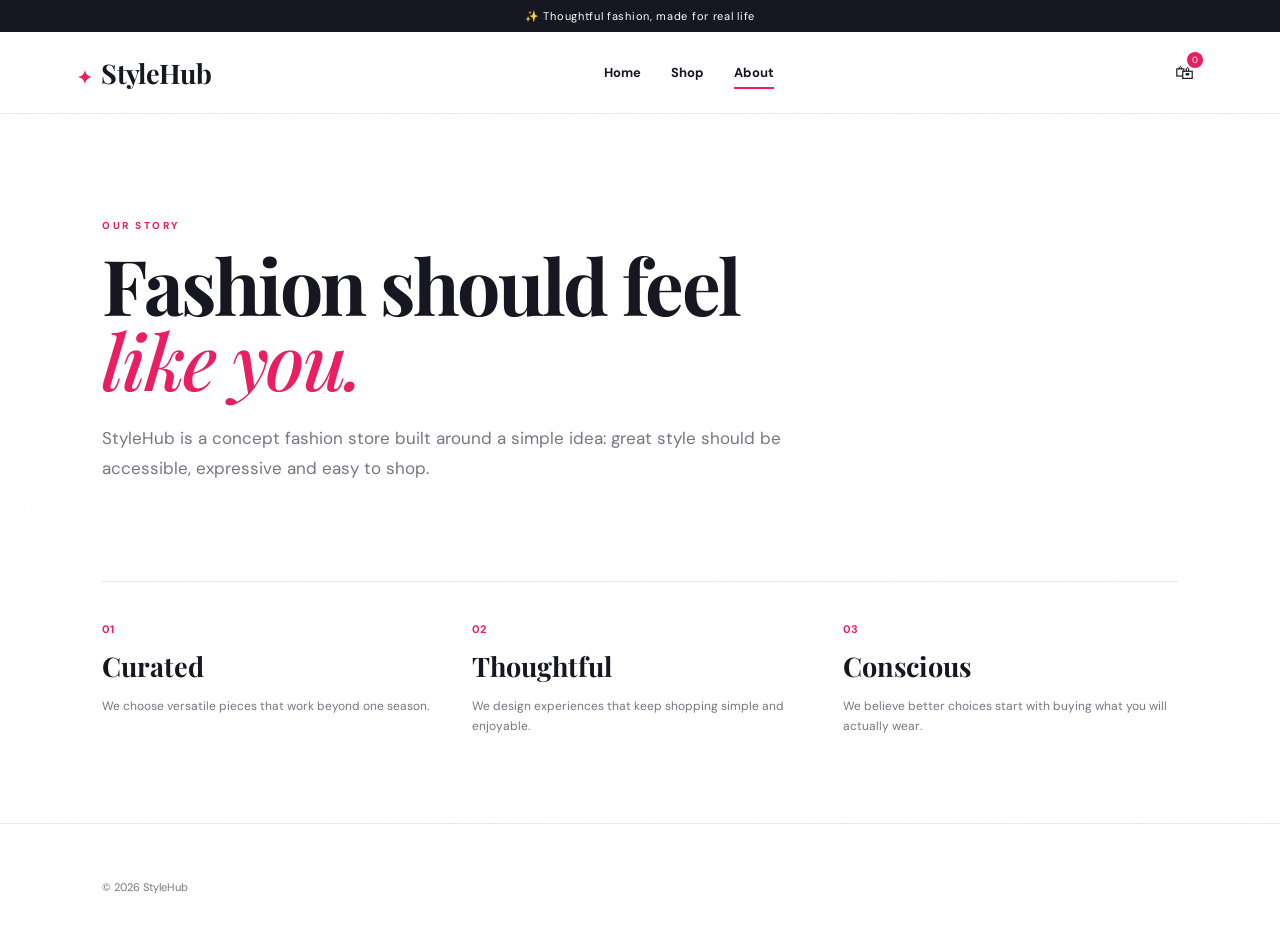
<file: about.html>
<!DOCTYPE html>
<html lang="en"><head><meta charset="UTF-8"><meta name="viewport" content="width=device-width, initial-scale=1.0"><title>About | StyleHub</title><link rel="preconnect" href="https://fonts.googleapis.com"><link rel="stylesheet" href="css/style.css"></head>
<body><div class="announcement">✨ Thoughtful fashion, made for real life</div><header class="header"><a class="logo" href="index.html"><span>✦</span> StyleHub</a><nav class="nav"><a href="index.html">Home</a><a href="products.html">Shop</a><a class="active" href="about.html">About</a></nav><div class="actions"><a class="icon-btn" href="cart.html">🛍 <span id="cartCount" class="count">0</span></a></div></header>
<main class="page"><section class="about-hero"><p class="eyebrow">OUR STORY</p><h1>Fashion should feel<br><em>like you.</em></h1><p>StyleHub is a concept fashion store built around a simple idea: great style should be accessible, expressive and easy to shop.</p></section><section class="values"><div><b>01</b><h3>Curated</h3><p>We choose versatile pieces that work beyond one season.</p></div><div><b>02</b><h3>Thoughtful</h3><p>We design experiences that keep shopping simple and enjoyable.</p></div><div><b>03</b><h3>Conscious</h3><p>We believe better choices start with buying what you will actually wear.</p></div></section></main><footer class="footer"><p>© 2026 StyleHub</p></footer><script src="js/app.js"></script></body></html>
</file>
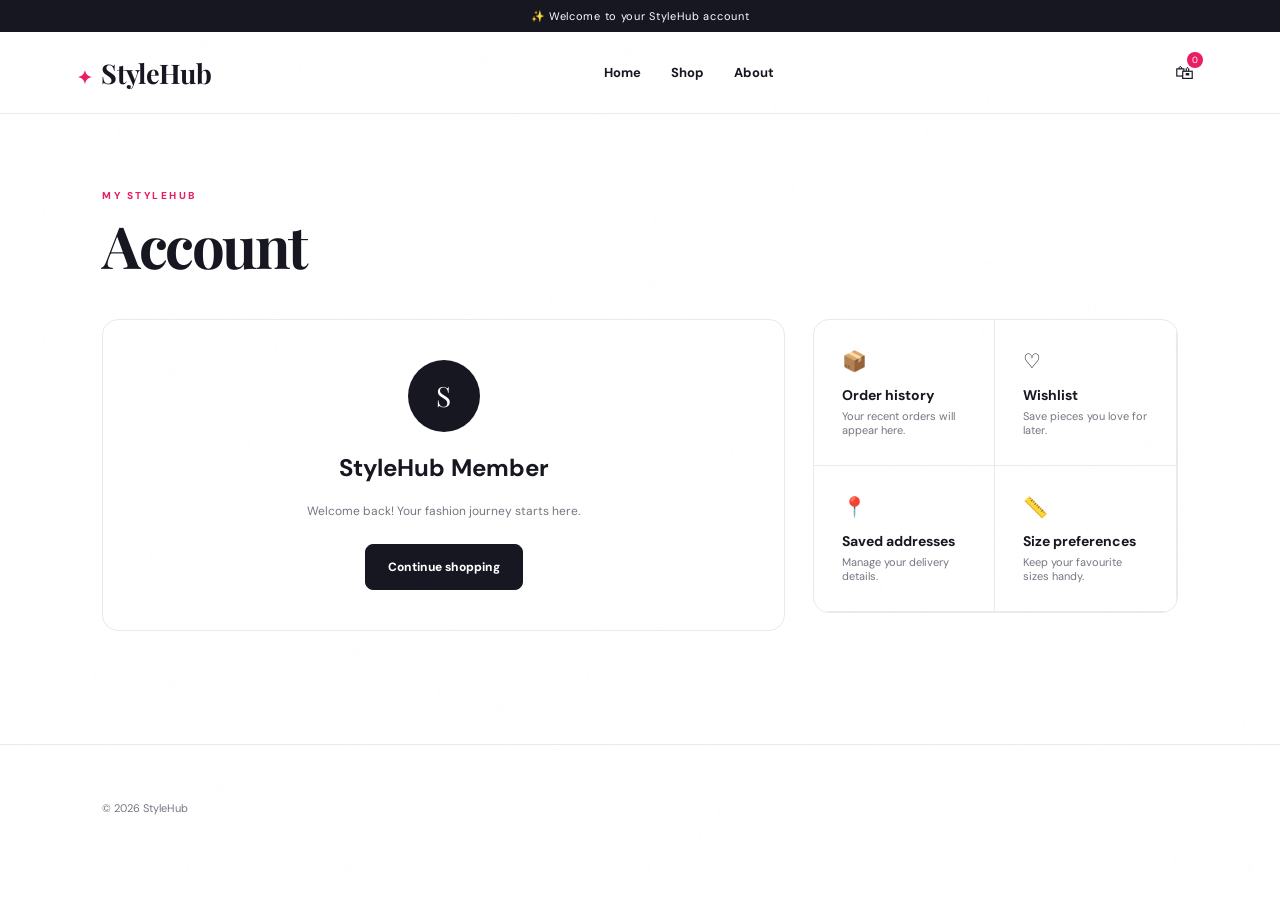
<file: account.html>
<!DOCTYPE html>
<html lang="en"><head><meta charset="UTF-8"><meta name="viewport" content="width=device-width, initial-scale=1.0"><title>Account | StyleHub</title><link rel="preconnect" href="https://fonts.googleapis.com"><link rel="stylesheet" href="css/style.css"></head>
<body><div class="announcement">✨ Welcome to your StyleHub account</div><header class="header"><a class="logo" href="index.html"><span>✦</span> StyleHub</a><nav class="nav"><a href="index.html">Home</a><a href="products.html">Shop</a><a href="about.html">About</a></nav><div class="actions"><a class="icon-btn" href="cart.html">🛍 <span id="cartCount" class="count">0</span></a></div></header>
<main class="page"><div class="page-title"><p class="eyebrow">MY STYLEHUB</p><h1>Account</h1></div><div class="account-grid"><div class="account-profile"><div class="avatar">S</div><h2>StyleHub Member</h2><p>Welcome back! Your fashion journey starts here.</p><a class="btn btn-dark" href="products.html">Continue shopping</a></div><div class="account-panel"><div><span>📦</span><h3>Order history</h3><p>Your recent orders will appear here.</p></div><div><span>♡</span><h3>Wishlist</h3><p>Save pieces you love for later.</p></div><div><span>📍</span><h3>Saved addresses</h3><p>Manage your delivery details.</p></div><div><span>📏</span><h3>Size preferences</h3><p>Keep your favourite sizes handy.</p></div></div></div></main><footer class="footer"><p>© 2026 StyleHub</p></footer><script src="js/app.js"></script></body></html>
</file>
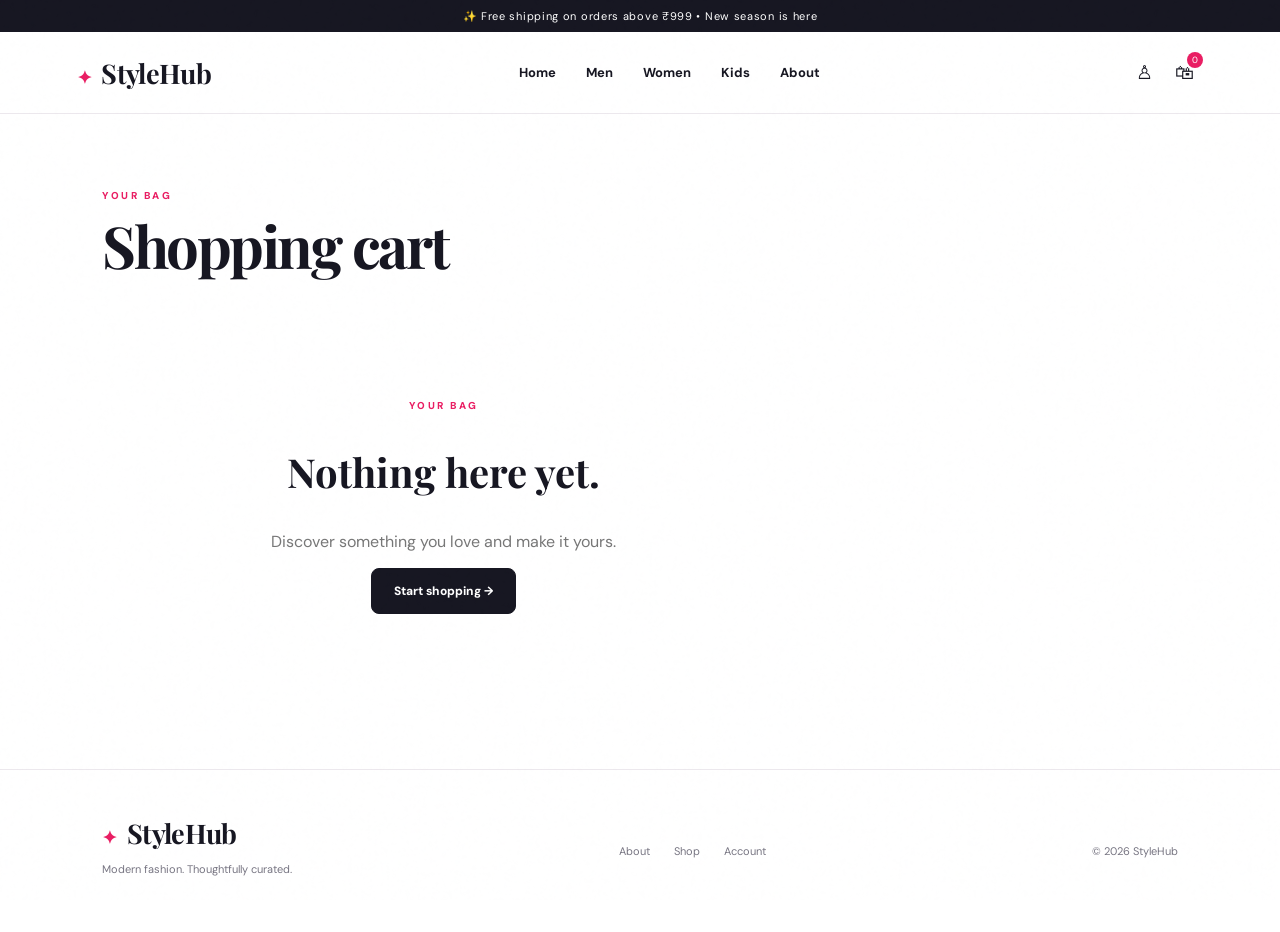
<file: cart.html>
<!DOCTYPE html>
<html lang="en"><head><meta charset="UTF-8"><meta name="viewport" content="width=device-width, initial-scale=1.0"><title>Cart | StyleHub</title><link rel="preconnect" href="https://fonts.googleapis.com"><link rel="preconnect" href="https://fonts.gstatic.com" crossorigin><link href="https://fonts.googleapis.com/css2?family=DM+Sans:wght@400;500;600;700&family=Playfair+Display:wght@600;700&display=swap" rel="stylesheet"><link rel="stylesheet" href="css/style.css"></head>
<body><div class="announcement">✨ Free shipping on orders above ₹999 • New season is here</div><header class="header"><a class="logo" href="index.html"><span>✦</span> StyleHub</a><nav class="nav"><a href="index.html">Home</a><a href="products.html?category=Men">Men</a><a href="products.html?category=Women">Women</a><a href="products.html?category=Kids">Kids</a><a href="about.html">About</a></nav><div class="actions"><a class="icon-btn" href="account.html">♙</a><a class="icon-btn" href="cart.html">🛍 <span id="cartCount" class="count">0</span></a><button class="menu-btn" onclick="toggleMenu()">☰</button></div></header>
<main class="page"><div class="page-title"><p class="eyebrow">YOUR BAG</p><h1>Shopping cart</h1></div><div id="cartPage" class="cart-layout"></div></main><footer class="footer"><div><a class="logo" href="index.html"><span>✦</span> StyleHub</a><p>Modern fashion. Thoughtfully curated.</p></div><div class="footer-links"><a href="about.html">About</a><a href="products.html">Shop</a><a href="account.html">Account</a></div><p>© 2026 StyleHub</p></footer><script src="js/app.js"></script></body></html>
</file>
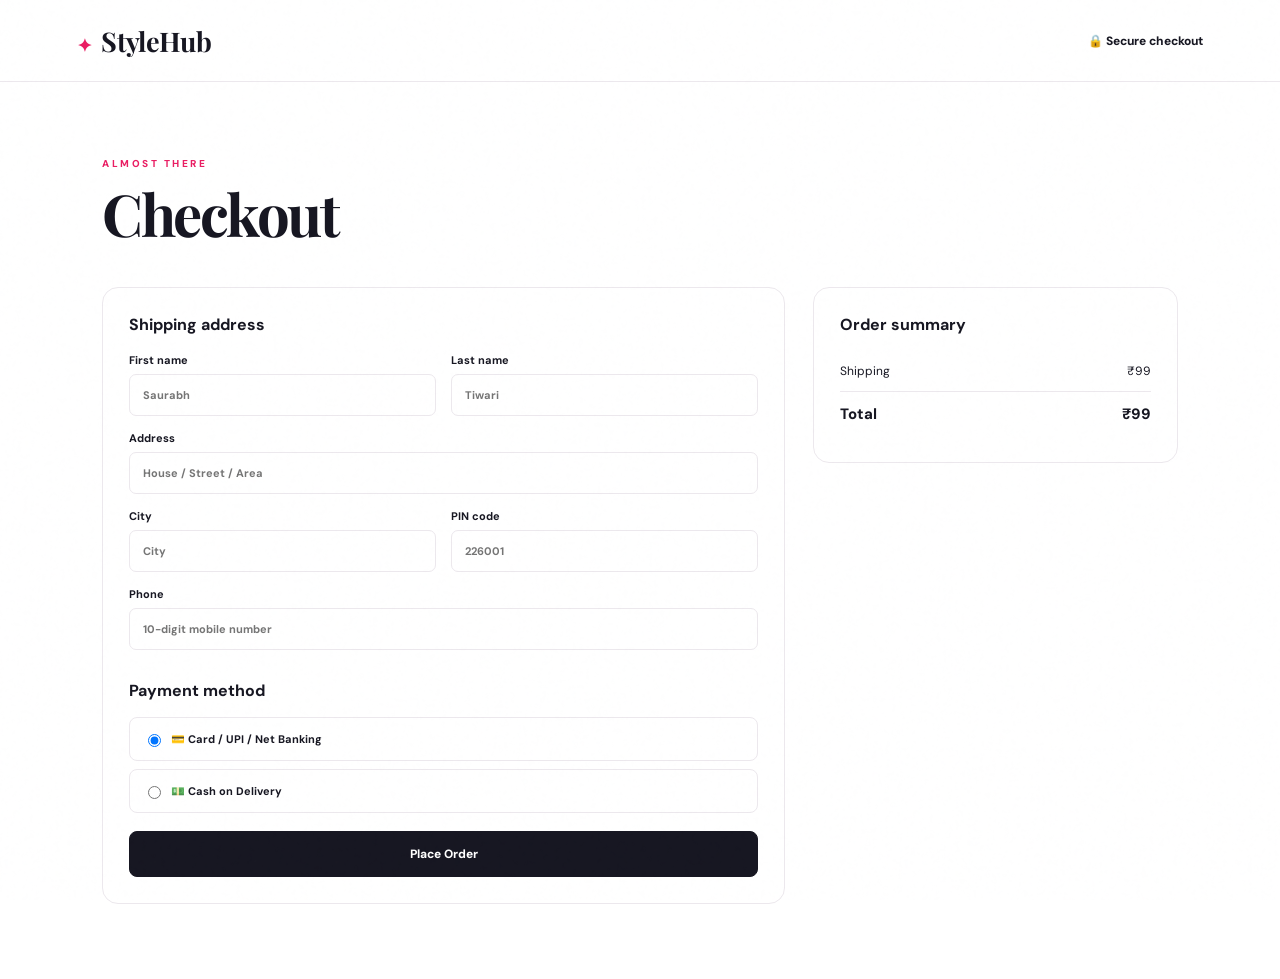
<file: checkout.html>
<!DOCTYPE html>
<html lang="en"><head><meta charset="UTF-8"><meta name="viewport" content="width=device-width, initial-scale=1.0"><title>Checkout | StyleHub</title><link rel="preconnect" href="https://fonts.googleapis.com"><link rel="stylesheet" href="css/style.css"></head>
<body><header class="header"><a class="logo" href="index.html"><span>✦</span> StyleHub</a><div class="secure">🔒 Secure checkout</div></header><main class="page"><div class="page-title"><p class="eyebrow">ALMOST THERE</p><h1>Checkout</h1></div><div class="checkout-layout"><form class="checkout-form" onsubmit="placeOrder(event)"><h3>Shipping address</h3><div class="form-grid"><label>First name<input required placeholder="Saurabh"></label><label>Last name<input required placeholder="Tiwari"></label><label class="full">Address<input required placeholder="House / Street / Area"></label><label>City<input required placeholder="City"></label><label>PIN code<input required pattern="[0-9]{6}" placeholder="226001"></label><label class="full">Phone<input required pattern="[0-9]{10}" placeholder="10-digit mobile number"></label></div><h3>Payment method</h3><label class="payment"><input type="radio" name="pay" checked> 💳 Card / UPI / Net Banking</label><label class="payment"><input type="radio" name="pay"> 💵 Cash on Delivery</label><button class="btn btn-dark full-btn" type="submit">Place Order</button></form><div id="checkoutSummary" class="summary"></div></div></main><script src="js/app.js"></script></body></html>
</file>
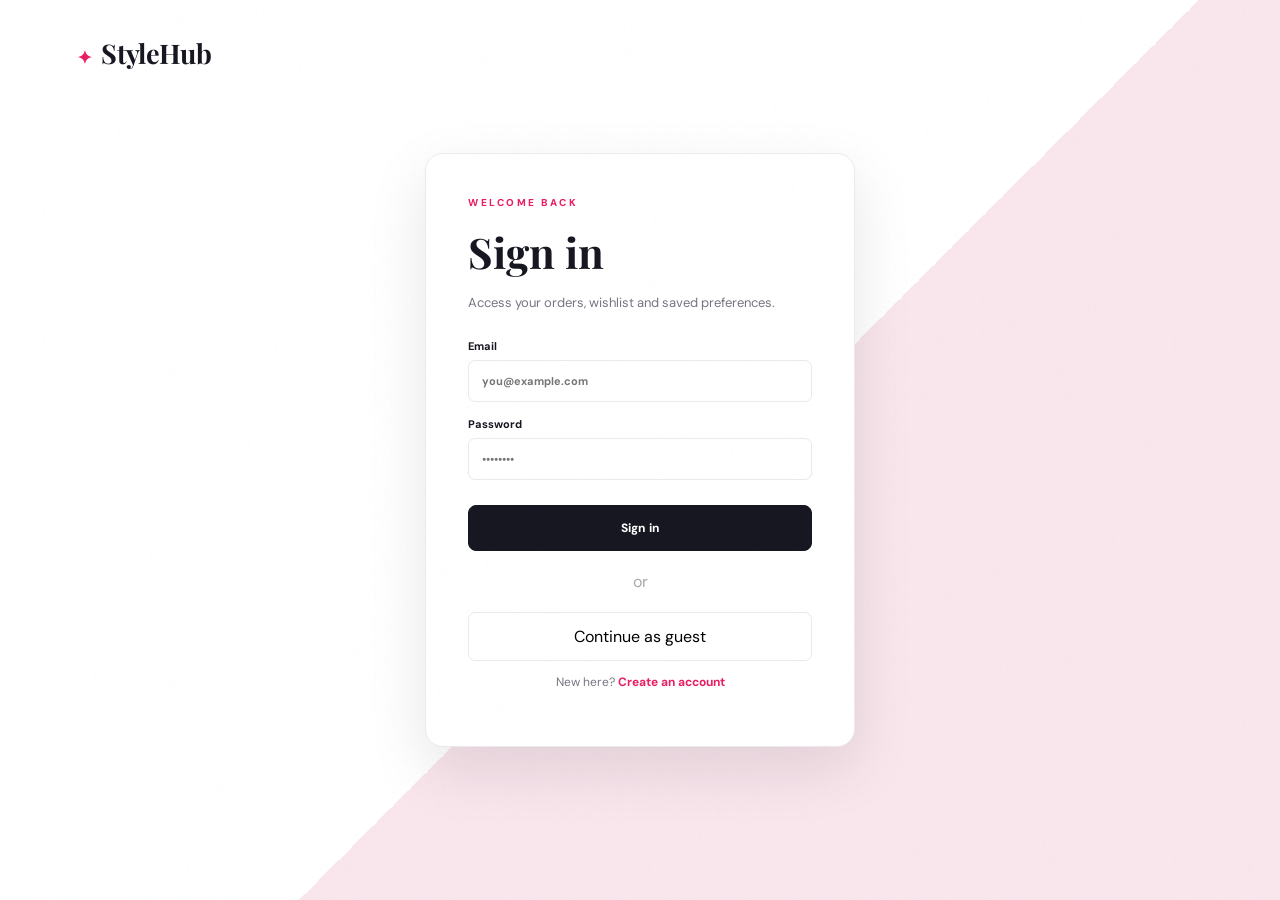
<file: login.html>
<!DOCTYPE html>
<html lang="en"><head><meta charset="UTF-8"><meta name="viewport" content="width=device-width, initial-scale=1.0"><title>Login | StyleHub</title><link rel="preconnect" href="https://fonts.googleapis.com"><link rel="stylesheet" href="css/style.css"></head>
<body><main class="auth-page"><a class="logo" href="index.html"><span>✦</span> StyleHub</a><div class="auth-card"><p class="eyebrow">WELCOME BACK</p><h1>Sign in</h1><p>Access your orders, wishlist and saved preferences.</p><form onsubmit="loginUser(event)"><label>Email<input type="email" required placeholder="you@example.com"></label><label>Password<input type="password" required minlength="6" placeholder="••••••••"></label><button class="btn btn-dark full-btn">Sign in</button></form><div class="divider">or</div><button class="social-btn" onclick="loginUser(event)">Continue as guest</button><p class="auth-bottom">New here? <a href="#" onclick="alert('Registration simulated for this internship project.')">Create an account</a></p></div></main><script src="js/app.js"></script></body></html>
</file>
<file: css/style.css>
@import url('https://fonts.googleapis.com/css2?family=DM+Sans:wght@400;500;600;700&family=Playfair+Display:wght@500;600;700&display=swap');
:root{--pink:#e91e63;--pink-deep:#c91452;--blush:#f9e8ee;--dark:#171722;--gold:#b99654;--white:#fff;--muted:#777582;--line:#ece8ed;--soft:#fbf8fa;--green:#247a55;--shadow:0 22px 60px rgba(23,23,34,.10);--radius:18px}
*{box-sizing:border-box}html{scroll-behavior:smooth}body{margin:0;font-family:'DM Sans',sans-serif;color:var(--dark);background:#fff}body:before{content:'';position:fixed;inset:0;pointer-events:none;z-index:9999;opacity:.025;background-image:url("data:image/svg+xml,%3Csvg viewBox='0 0 180 180' xmlns='http://www.w3.org/2000/svg'%3E%3Cfilter id='n'%3E%3CfeTurbulence type='fractalNoise' baseFrequency='.8' numOctaves='4' stitchTiles='stitch'/%3E%3C/filter%3E%3Crect width='100%25' height='100%25' filter='url(%23n)' opacity='.35'/%3E%3C/svg%3E")}a{text-decoration:none;color:inherit}button,input,select{font:inherit}.announcement{background:var(--dark);color:#fff;text-align:center;padding:9px 15px;font-size:11px;letter-spacing:.7px}.header{height:82px;padding:0 clamp(20px,6vw,90px);display:flex;align-items:center;justify-content:space-between;border-bottom:1px solid var(--line);background:rgba(255,255,255,.94);backdrop-filter:blur(16px);position:sticky;top:0;z-index:50}.logo{font-family:'Playfair Display',serif;font-size:27px;font-weight:700;letter-spacing:-.7px;white-space:nowrap}.logo span{color:var(--pink);font-size:18px;margin-right:5px}.nav{display:flex;gap:30px;font-size:13px;font-weight:700}.nav a{position:relative;padding:30px 0}.nav a:after{content:'';position:absolute;left:0;right:100%;bottom:22px;height:2px;background:var(--pink);transition:.25s}.nav a:hover:after,.nav .active:after{right:0}.actions{display:flex;align-items:center;gap:4px}.icon-btn,.menu-btn{border:0;background:transparent;cursor:pointer;font-size:19px;padding:9px;position:relative}.icon-btn:hover{color:var(--pink)}.count{font-size:9px;line-height:16px;min-width:16px;height:16px;text-align:center;background:var(--pink);color:#fff;border-radius:50%;position:absolute;top:1px;right:0}.menu-btn{display:none}.hero{min-height:690px;background:linear-gradient(110deg,#fff 0%,#fff 54%,#f8e8ed 54%);display:grid;grid-template-columns:1fr 1fr;align-items:center;padding:75px clamp(24px,8vw,120px);gap:70px;overflow:hidden}.hero-copy{max-width:600px}.eyebrow{font-size:10px;font-weight:800;letter-spacing:2.5px;color:var(--pink);margin:0 0 15px}.hero h1,.page-title h1,.about-hero h1{font-family:'Playfair Display',serif;font-size:clamp(50px,6vw,82px);line-height:.98;letter-spacing:-2.5px;margin:0 0 25px}.hero h1 em,.about-hero h1 em{font-style:italic;color:var(--pink);font-weight:500}.hero-copy>p:not(.eyebrow){font-size:16px;line-height:1.8;color:var(--muted);max-width:520px}.hero-buttons{display:flex;gap:12px;margin-top:34px}.btn{display:inline-flex;align-items:center;justify-content:center;border:1px solid var(--dark);padding:14px 22px;border-radius:8px;font-weight:800;font-size:12px;cursor:pointer;transition:.25s}.btn-dark{background:var(--dark);color:#fff}.btn-light{background:#fff}.btn:hover{transform:translateY(-3px);box-shadow:var(--shadow)}.hero-art{position:relative;display:flex;justify-content:center}.hero-card{width:min(450px,92%);height:540px;position:relative;overflow:hidden;border-radius:230px 230px 12px 12px;box-shadow:var(--shadow);transform:rotate(2deg)}.hero-card img{width:100%;height:100%;object-fit:cover;transition:1s}.hero-card:hover img{transform:scale(1.04)}.hero-card span{position:absolute;bottom:22px;left:22px;background:#fff;padding:10px 13px;font-size:9px;font-weight:800;letter-spacing:1.7px}.floating-tag{position:absolute;right:-10px;top:12%;background:var(--pink);color:#fff;border-radius:50%;width:112px;height:112px;display:grid;place-content:center;text-align:center;font-size:10px;line-height:1.5;transform:rotate(9deg);box-shadow:0 15px 35px rgba(233,30,99,.25)}.floating-tag strong{font-size:17px}.trust-row{display:grid;grid-template-columns:repeat(4,1fr);border-bottom:1px solid var(--line);padding:20px 8%;gap:20px}.trust-row div{display:flex;gap:12px;align-items:center;justify-content:center;font-size:11px;font-weight:700}.trust-row span{font-size:18px}.section{padding:90px clamp(24px,8vw,120px)}.section.soft{background:var(--soft)}.section-head{display:flex;align-items:end;justify-content:space-between;margin-bottom:32px}.section-head h2{font-family:'Playfair Display',serif;font-size:42px;letter-spacing:-1px;margin:0}.section-head>a{font-size:12px;font-weight:800;border-bottom:1px solid var(--dark);padding-bottom:4px}.category-grid{display:grid;grid-template-columns:repeat(3,1fr);gap:20px}.category-card{height:360px;border-radius:var(--radius);overflow:hidden;position:relative;background-size:cover;background-position:center;display:flex;align-items:end;padding:30px;color:#fff;transition:.35s}.category-card:before{content:'';position:absolute;inset:0;background:linear-gradient(transparent 25%,rgba(0,0,0,.78))}.category-card:hover{transform:translateY(-7px);box-shadow:var(--shadow)}.category-card>div{position:relative}.cat-men{background-image:url('https://images.unsplash.com/photo-1610652492500-ded49ceeb378?auto=format&fit=crop&w=1000&q=85')}.cat-women{background-image:url('https://images.unsplash.com/photo-1496747611176-843222e1e57c?auto=format&fit=crop&w=1000&q=85')}.cat-kids{background-image:url('https://images.unsplash.com/photo-1519238263530-99bdd11df2ea?auto=format&fit=crop&w=1000&q=85')}.category-card small{opacity:.75}.category-card h3{font-family:'Playfair Display',serif;font-size:32px;margin:6px 0}.category-card span{font-size:11px}.product-grid{display:grid;grid-template-columns:repeat(4,1fr);gap:22px}.product-card{background:#fff;position:relative;overflow:hidden;min-width:0}.product-image{height:360px;position:relative;overflow:hidden;background:#f1eff0;border-radius:14px}.product-image img{width:100%;height:100%;object-fit:cover;transition:.55s}.product-card:hover img{transform:scale(1.055)}.heart{position:absolute;right:13px;top:13px;border:0;background:rgba(255,255,255,.94);width:38px;height:38px;border-radius:50%;cursor:pointer;font-size:18px;z-index:2;box-shadow:0 5px 20px rgba(0,0,0,.08)}.heart:hover{color:var(--pink);transform:scale(1.08)}.badge{position:absolute;left:13px;top:13px;background:var(--pink);color:#fff;padding:6px 9px;border-radius:20px;font-size:8px;font-weight:800;letter-spacing:1px}.product-info{padding:14px 2px 6px}.product-info h3{font-size:13px;margin:0 0 5px}.product-info p{font-size:11px;color:var(--muted);margin:0 0 8px}.price{font-weight:800;font-size:14px}.old{color:#aaa;text-decoration:line-through;font-weight:400;margin-left:5px}.promo{margin:20px clamp(24px,8vw,120px) 90px;padding:65px 7%;background:linear-gradient(135deg,#f8dce6,#fbeef3);border-radius:22px;display:flex;justify-content:space-between;align-items:center;overflow:hidden;position:relative}.promo:after{content:'STYLE';position:absolute;right:-20px;bottom:-45px;font-family:'Playfair Display';font-size:170px;color:rgba(255,255,255,.5);font-weight:700}.promo>div,.promo>a{position:relative;z-index:1}.promo h2{font-family:'Playfair Display',serif;font-size:40px;margin:0 0 8px}.promo p:not(.eyebrow){color:var(--muted);margin:0}.footer{border-top:1px solid var(--line);padding:45px clamp(24px,8vw,120px);display:flex;align-items:center;justify-content:space-between;color:var(--muted);font-size:11px}.footer .logo{color:var(--dark)}.footer-links{display:flex;gap:24px}.footer-links a:hover{color:var(--pink)}.page{padding:75px clamp(24px,8vw,120px);min-height:70vh}.page-title{margin-bottom:45px}.page-title h1{font-size:58px}.page-title>p:last-child{color:var(--muted);margin-top:0}.shop-toolbar{display:flex;gap:10px;margin-bottom:32px;position:sticky;top:82px;background:#fff;padding:12px 0;z-index:10}.search-box{display:flex;align-items:center;border:1px solid var(--line);padding:0 14px;flex:1;border-radius:8px;background:#fff}.search-box input{border:0;outline:0;padding:13px;width:100%}.shop-toolbar select{border:1px solid var(--line);padding:0 15px;background:#fff;border-radius:8px;min-width:130px}.detail{display:grid;grid-template-columns:1.05fr .95fr;gap:80px;align-items:start}.detail-image{height:680px;overflow:hidden;background:#f4f1f3;border-radius:18px}.detail-image img{width:100%;height:100%;object-fit:cover}.detail-copy{padding-top:25px}.detail-copy h1{font-family:'Playfair Display',serif;font-size:52px;line-height:1.05;margin:0 0 12px}.detail-copy>p{color:var(--muted);line-height:1.7}.option{margin:30px 0}.option-title{font-size:10px;font-weight:800;letter-spacing:1.5px;margin-bottom:12px}.sizes{display:flex;flex-wrap:wrap;gap:8px}.size-btn{min-width:44px;padding:11px 14px;border:1px solid var(--line);background:#fff;border-radius:6px;cursor:pointer}.size-btn.selected,.size-btn:hover{background:var(--dark);color:#fff;border-color:var(--dark)}.qty{display:inline-flex;border:1px solid var(--line);align-items:center;border-radius:7px;overflow:hidden}.qty button{border:0;background:#fff;width:36px;height:36px;cursor:pointer}.qty span{min-width:32px;text-align:center;font-size:12px}.full-btn{width:100%;margin-top:10px}.cart-layout,.checkout-layout,.account-grid{display:grid;grid-template-columns:1.5fr .8fr;gap:28px;align-items:start}.cart-item{display:grid;grid-template-columns:110px 1fr auto;gap:18px;align-items:center;padding:18px 0;border-bottom:1px solid var(--line)}.cart-item img{width:110px;height:135px;object-fit:cover;border-radius:10px}.cart-item h3{font-size:14px;margin:0 0 6px}.cart-item p{font-size:11px;color:var(--muted)}.summary,.checkout-form,.account-profile,.account-panel{border:1px solid var(--line);border-radius:16px;padding:26px;background:#fff}.summary{position:sticky;top:105px}.summary h3,.checkout-form h3{margin-top:0;font-size:16px}.sum-row{display:flex;justify-content:space-between;padding:12px 0;font-size:12px;border-bottom:1px solid var(--line)}.sum-row.total{font-size:15px;font-weight:800;border-bottom:0}.checkout-form{display:block}.form-grid{display:grid;grid-template-columns:1fr 1fr;gap:15px;margin:18px 0 30px}.form-grid label,.checkout-form>label{display:grid;gap:7px;font-size:11px;font-weight:700}.form-grid input,.checkout-form input[type=text],.checkout-form input[type=email],.checkout-form input[type=tel],.checkout-form input:not([type]){border:1px solid var(--line);padding:13px;border-radius:7px;outline:none}.form-grid input:focus{border-color:var(--pink)}.full{grid-column:1/-1}.payment{display:flex!important;align-items:center!important;grid-template-columns:auto 1fr!important;border:1px solid var(--line);padding:13px;border-radius:8px;margin:8px 0;cursor:pointer}.secure{font-size:12px;font-weight:800}.auth-page{min-height:100vh;background:linear-gradient(135deg,#fff 0%,#fff 55%,#f9e5ec 55%);display:grid;place-items:center;padding:30px}.auth-page>.logo{position:absolute;top:35px;left:6%}.auth-card{width:min(430px,100%);background:#fff;border:1px solid var(--line);border-radius:18px;padding:42px;box-shadow:var(--shadow)}.auth-card h1{font-family:'Playfair Display',serif;font-size:42px;margin:0 0 8px}.auth-card>p:not(.eyebrow){color:var(--muted);font-size:13px;line-height:1.6}.auth-card form{display:grid;gap:15px;margin-top:25px}.auth-card label{display:grid;gap:7px;font-size:11px;font-weight:700}.auth-card input{border:1px solid var(--line);padding:13px;border-radius:7px;outline:0}.divider{text-align:center;color:#aaa;margin:20px 0;position:relative}.social-btn{width:100%;border:1px solid var(--line);background:#fff;padding:13px;border-radius:7px;cursor:pointer}.auth-bottom{text-align:center;font-size:12px!important}.auth-bottom a{color:var(--pink);font-weight:700}.account-profile{text-align:center;padding:40px}.avatar{width:72px;height:72px;border-radius:50%;display:grid;place-items:center;margin:0 auto 15px;background:var(--dark);color:#fff;font-family:'Playfair Display';font-size:28px}.account-profile p{color:var(--muted);font-size:12px;margin-bottom:25px}.account-panel{display:grid;grid-template-columns:1fr 1fr;padding:0;overflow:hidden}.account-panel>div{padding:28px;border-bottom:1px solid var(--line);border-right:1px solid var(--line)}.account-panel span{font-size:20px}.account-panel h3{font-size:14px;margin:12px 0 5px}.account-panel p{font-size:11px;color:var(--muted);margin:0}.about-hero{padding:30px 0 80px;max-width:850px}.about-hero p:last-child{font-size:17px;line-height:1.8;color:var(--muted);max-width:680px}.values{display:grid;grid-template-columns:repeat(3,1fr);border-top:1px solid var(--line);padding-top:35px;gap:35px}.values b{color:var(--pink);font-size:11px}.values h3{font-family:'Playfair Display';font-size:27px;margin:10px 0}.values p{font-size:12px;line-height:1.7;color:var(--muted)}.toast{position:fixed;right:22px;bottom:22px;background:var(--dark);color:#fff;padding:14px 18px;border-radius:9px;box-shadow:var(--shadow);z-index:99999;font-size:12px;animation:toast .25s ease}.toast:before{content:'✓';display:inline-grid;place-items:center;width:18px;height:18px;border-radius:50%;background:var(--pink);margin-right:8px}@keyframes toast{from{transform:translateY(10px);opacity:0}to{transform:none;opacity:1}}
@media(max-width:900px){.nav{gap:16px}.hero{grid-template-columns:1fr;padding:70px 7%;background:linear-gradient(180deg,#fff 0%,#fff 48%,#f8e6ec 48%)}.hero-art{margin-top:10px}.trust-row{grid-template-columns:1fr 1fr}.product-grid{grid-template-columns:repeat(2,1fr)}.category-grid{grid-template-columns:1fr}.detail,.cart-layout,.checkout-layout,.account-grid{grid-template-columns:1fr}.summary{position:static}.detail-image{height:540px}.values{grid-template-columns:1fr}.account-panel{grid-template-columns:1fr}.promo{gap:25px}}
@media(max-width:650px){.header{height:68px;padding:0 18px}.nav{display:none;position:absolute;top:68px;left:0;right:0;background:#fff;border-bottom:1px solid var(--line);padding:10px 20px;flex-direction:column;gap:0;box-shadow:0 20px 30px rgba(0,0,0,.06)}.nav.show{display:flex}.nav a{padding:13px 0}.nav a:after{display:none}.menu-btn{display:block}.hero{min-height:auto;padding:60px 22px 55px}.hero h1{font-size:55px}.hero-card{height:430px}.floating-tag{right:-2px}.section,.page{padding:60px 22px}.section-head h2{font-size:34px}.product-grid{grid-template-columns:1fr 1fr;gap:16px}.product-image{height:260px}.shop-toolbar{position:static;flex-wrap:wrap}.search-box{flex-basis:100%;min-height:46px}.shop-toolbar select{flex:1;min-width:0;height:45px}.page-title h1{font-size:46px}.detail-image{height:440px}.detail-copy h1{font-size:40px}.cart-item{grid-template-columns:80px 1fr}.cart-item img{width:80px;height:105px}.cart-item>.price{grid-column:2}.promo{margin:10px 22px 60px;padding:40px 28px;display:block}.promo h2{font-size:32px}.promo .btn{margin-top:20px}.footer{padding:35px 22px;display:grid;gap:20px}.trust-row{padding:18px 22px}.trust-row div{justify-content:flex-start}.auth-page>.logo{left:25px}.auth-card{padding:30px 24px}.form-grid{grid-template-columns:1fr}.full{grid-column:auto}}
</file>
